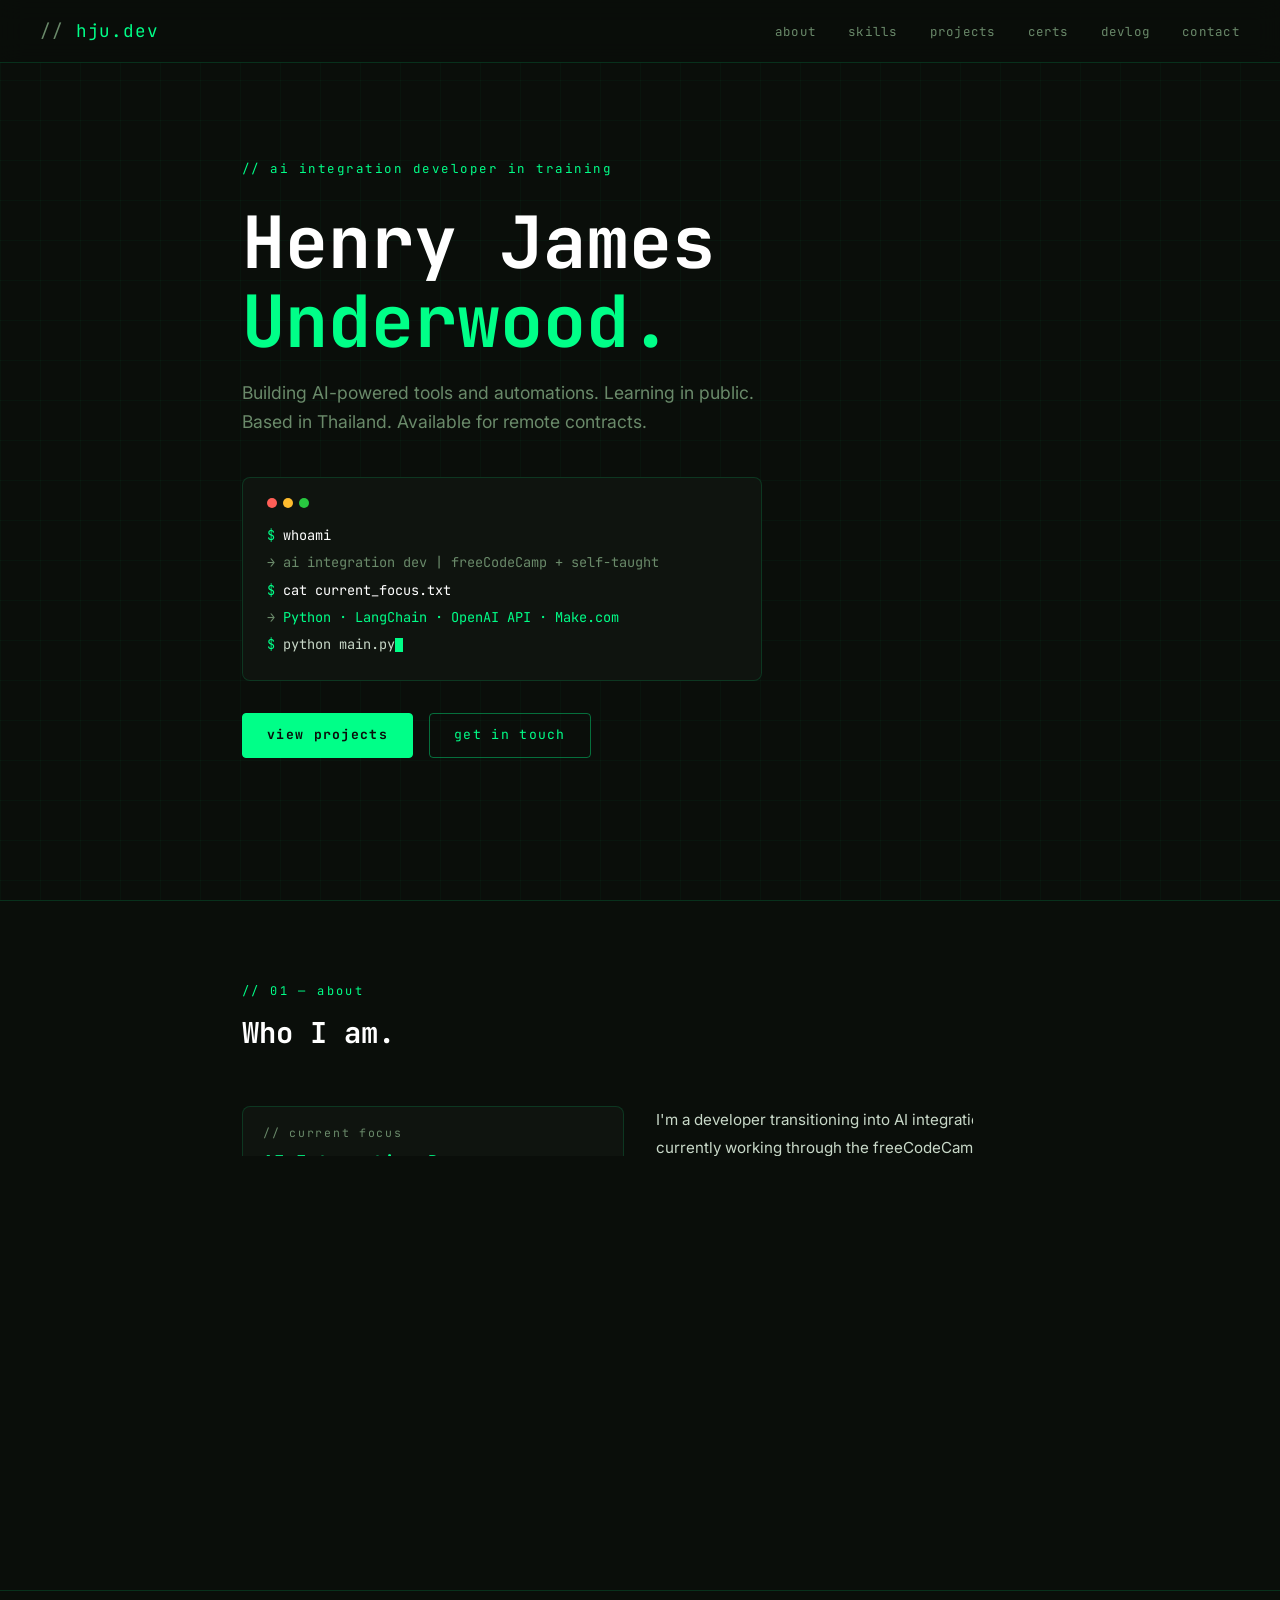
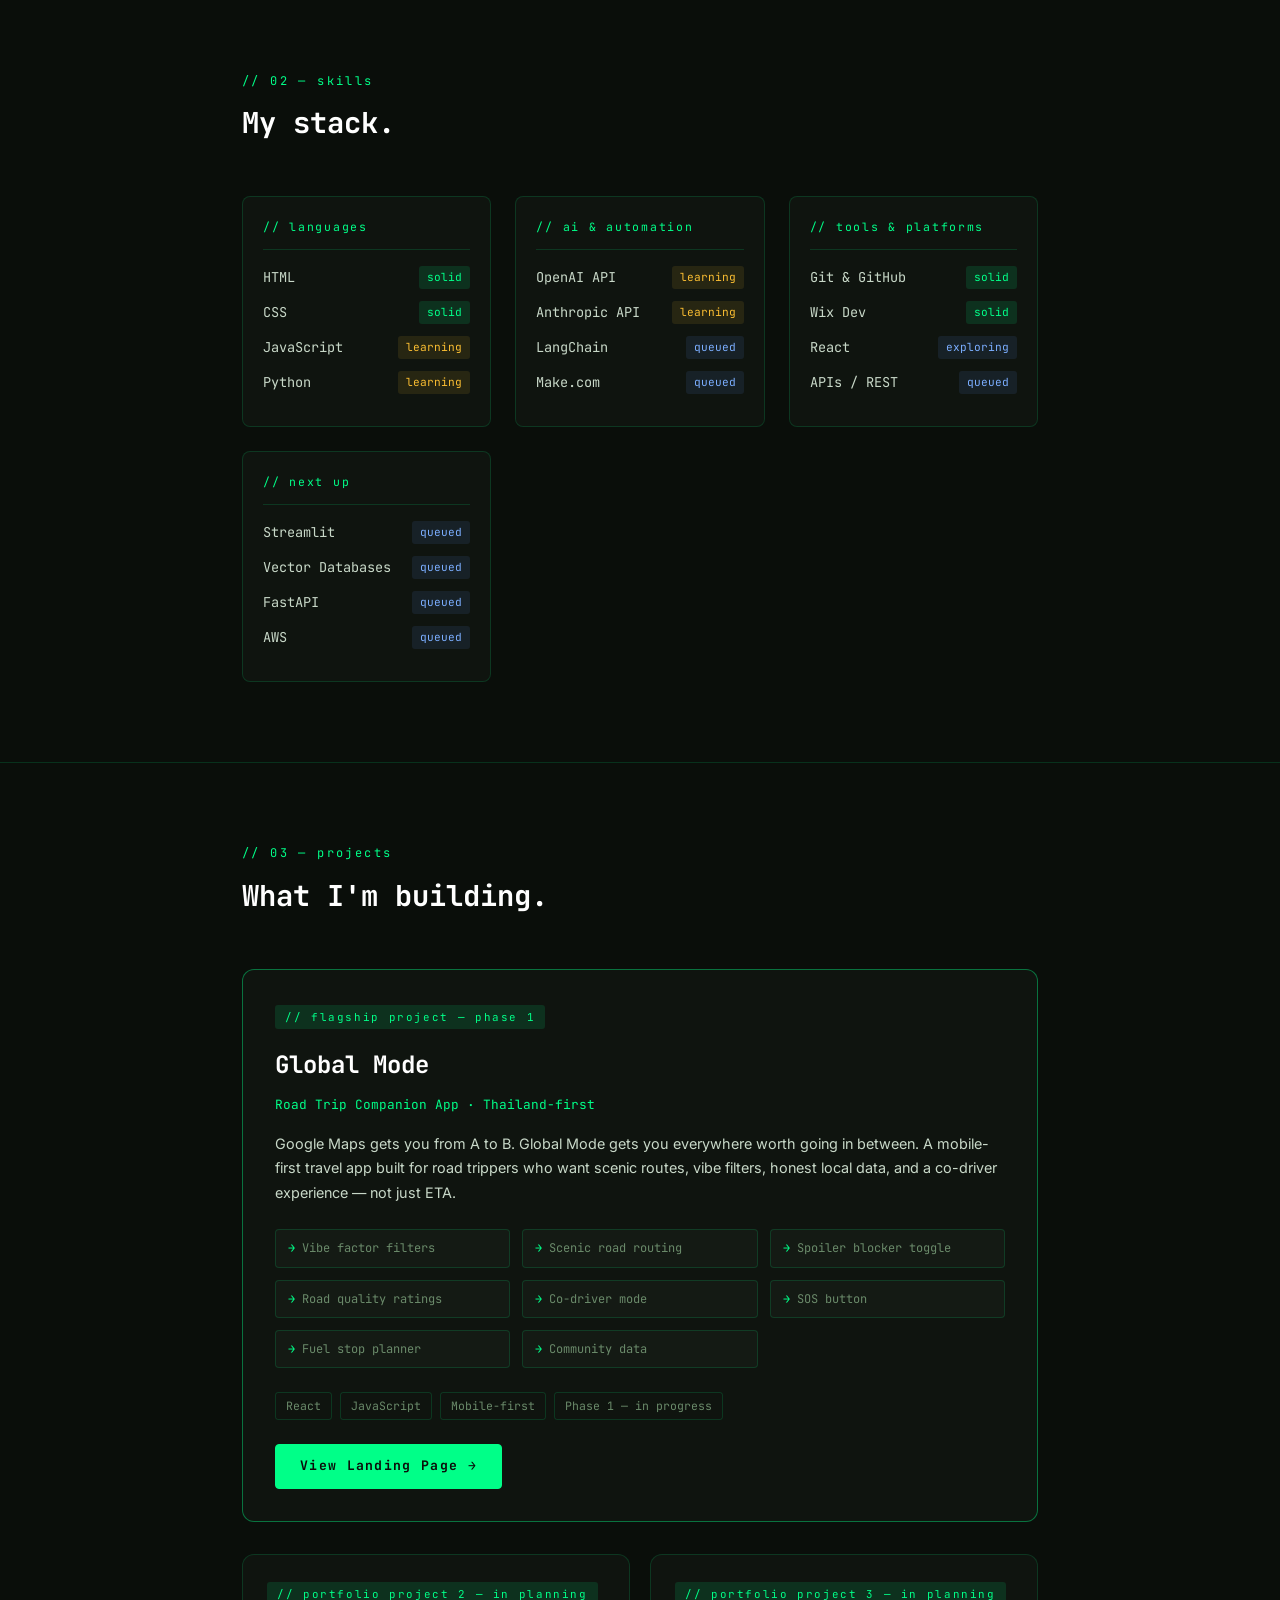
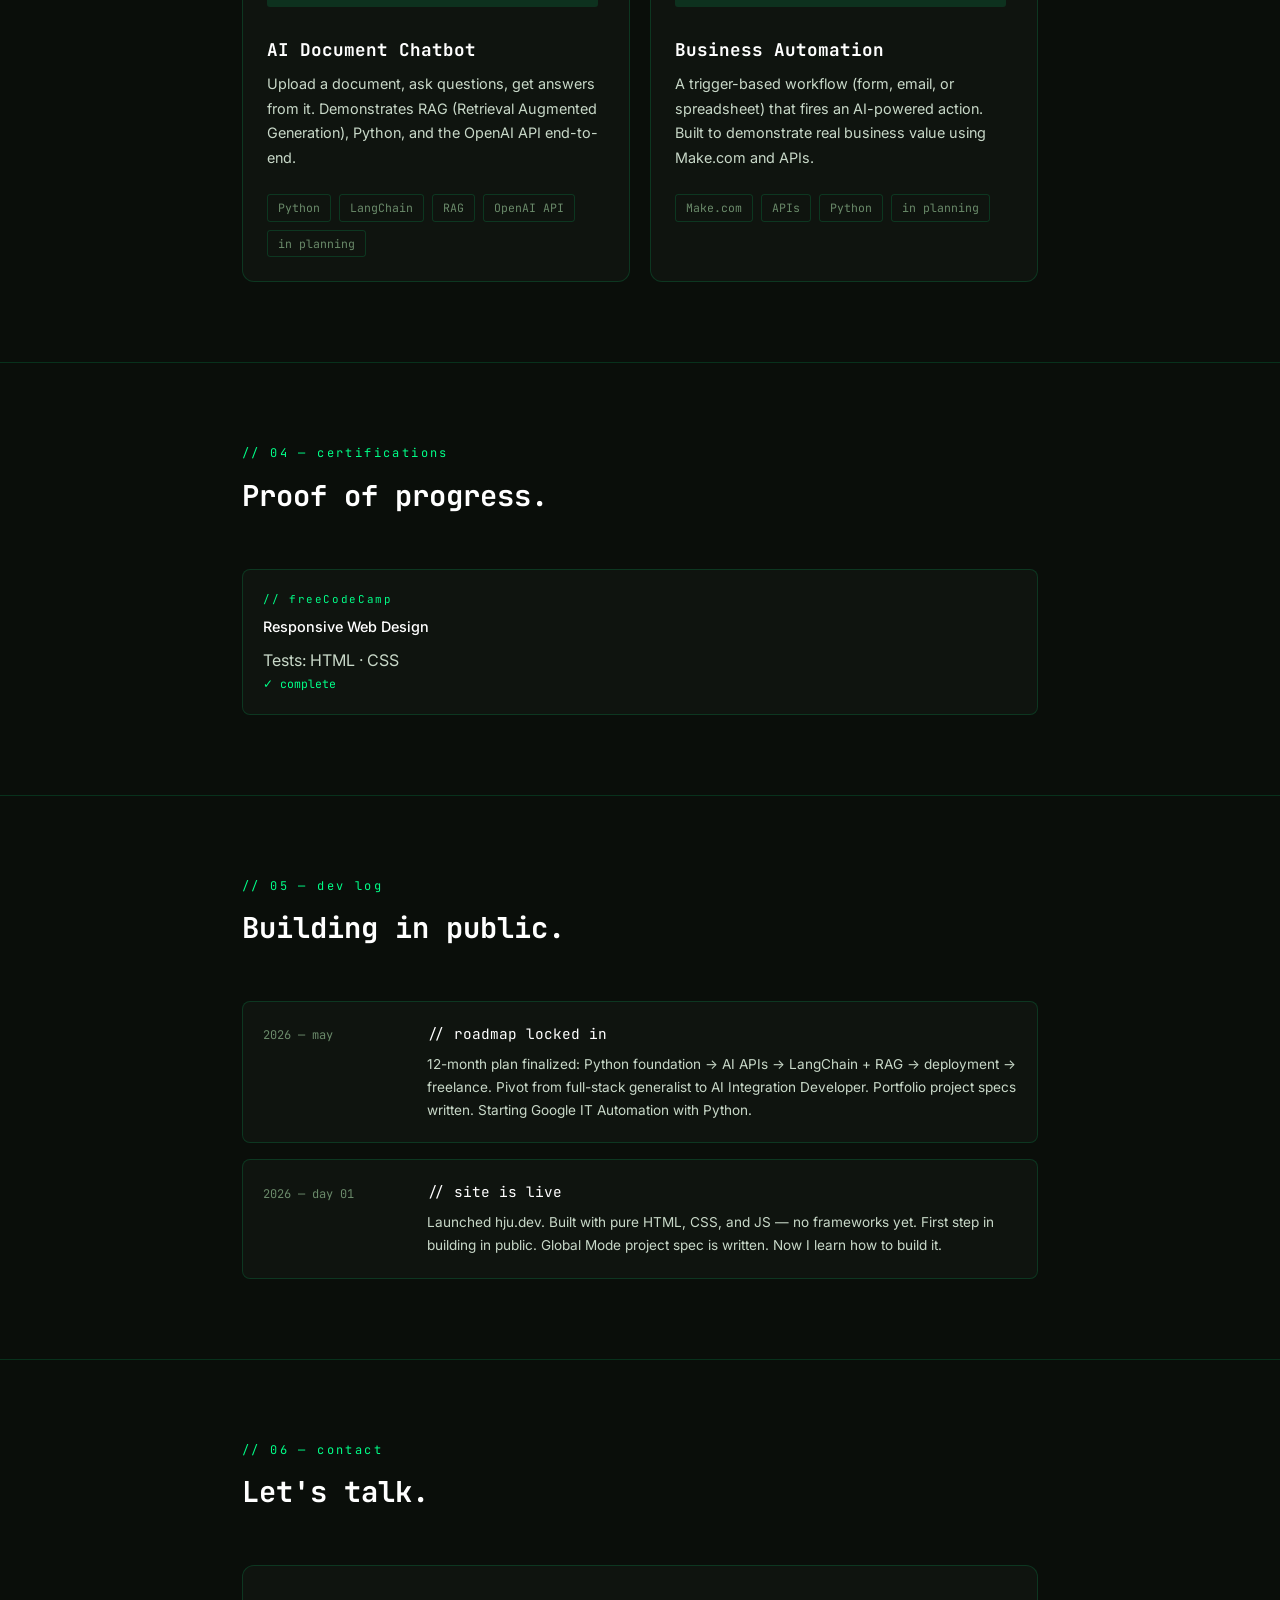
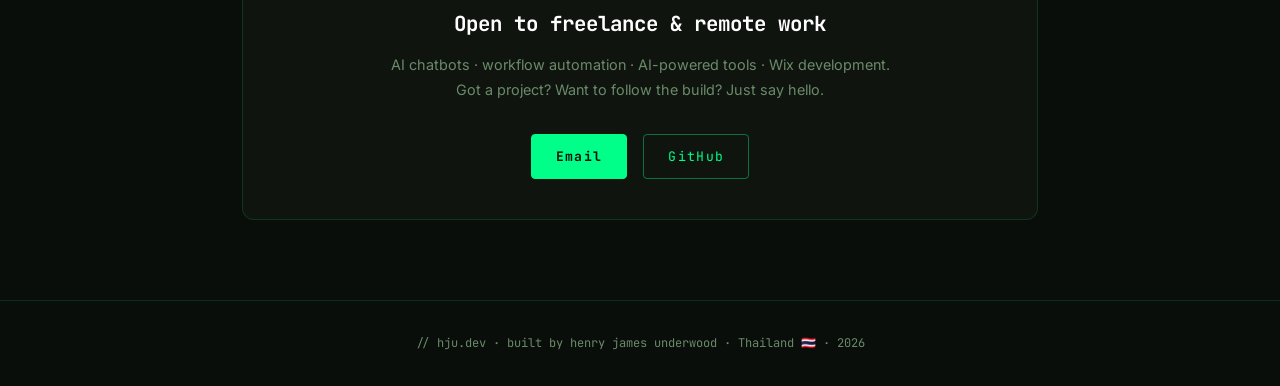
<file: index.html>
<!DOCTYPE html>
<html lang="en">
<head>
  <meta charset="UTF-8">
  <meta name="viewport" content="width=device-width, initial-scale=1.0">
  <title>hju.dev</title>
  <link href="https://fonts.googleapis.com/css2?family=JetBrains+Mono:wght@400;700&family=Inter:wght@300;400;500&display=swap" rel="stylesheet">
  <link rel="stylesheet" href="style.css">
</head>
<body>

  <nav>
    <a class="nav-logo" href="#hero"><span>//</span> hju.dev</a>
    <ul class="nav-links">
      <li><a href="#about">about</a></li>
      <li><a href="#skills">skills</a></li>
      <li><a href="#projects">projects</a></li>
      <li><a href="#certs">certs</a></li>
      <li><a href="#devlog">devlog</a></li>
      <li><a href="#contact">contact</a></li>
    </ul>
  </nav>

  <!-- HERO -->
  <section class="hero" id="hero">
    <p class="hero-label">// ai integration developer in training</p>
    <h1>Henry James<br><span class="accent">Underwood.</span></h1>
    <p class="hero-sub">
      Building AI-powered tools and automations. Learning in public.
      Based in Thailand. Available for remote contracts.
    </p>
    <div class="terminal">
      <div class="terminal-bar">
        <div class="dot dot-r"></div>
        <div class="dot dot-y"></div>
        <div class="dot dot-g"></div>
      </div>
      <div class="term-line"><span class="prompt">$ </span><span class="cmd">whoami</span></div>
      <div class="term-line"><span class="out">→ ai integration dev | freeCodeCamp + self-taught</span></div>
      <div class="term-line"><span class="prompt">$ </span><span class="cmd">cat current_focus.txt</span></div>
      <div class="term-line"><span class="out">→ <span class="hi">Python · LangChain · OpenAI API · Make.com</span></span></div>
      <div class="term-line"><span class="prompt">$ </span><span id="typing-cmd"></span><span id="cursor"></span></div>
    </div>
    <div class="hero-cta">
      <a class="btn btn-primary" href="#projects">view projects</a>
      <a class="btn btn-ghost" href="#contact">get in touch</a>
    </div>
  </section>

  <hr class="divider">

<!-- ABOUT -->
<section id="about" class="fade-in">
 <div class="section-header">
   <span class="section-tag">// 01 — about</span>
   <h2 class="section-title">Who I am.</h2>
 </div>
 <div class="about-grid">
   <div class="about-stats">
     <div class="stat-card">
       <div class="stat-label">// current focus</div>
       <div class="stat-value">AI Integration Dev</div>
     </div>
     <div class="stat-card">
       <div class="stat-label">// curriculum</div>
       <div class="stat-value">freeCodeCamp</div>
     </div>
     <div class="stat-card">
       <div class="stat-label">// based in</div>
       <div class="stat-value">Thailand 🇹🇭</div>
     </div>
     <div class="stat-card">
       <div class="stat-label">// status</div>
       <div class="stat-value open">open to work</div>
     </div>
   </div>
   <div class="about-text">
     <p>I'm a developer transitioning into AI integration work, currently working through the freeCodeCamp full-stack curriculum alongside hands-on AI tooling. Based in Thailand. Available for remote contracts.</p>
     <p>I believe in learning in public, so this site grows with me. No fake seniority, no inflated experience — just consistent daily progress and real projects built from scratch.</p>
     <p>My edge: native English speaker in a non-English market, real freelance project experience in Wix development, and a cost structure that lets me take on entry-level contracts without needing senior rates to survive.</p>
   </div>
 </div>
</section>

<hr class="divider">

  <!-- SKILLS -->
  <section id="skills" class="fade-in">
    <div class="section-header">
      <span class="section-tag">// 02 — skills</span>
      <h2 class="section-title">My stack.</h2>
    </div>
    <div class="skills-grid">
      <div class="skill-group">
        <div class="skill-group-label">// languages</div>
        <div class="skill-item">
          <span class="skill-name">HTML</span>
          <span class="skill-status status-solid">solid</span>
        </div>
        <div class="skill-item">
          <span class="skill-name">CSS</span>
          <span class="skill-status status-solid">solid</span>
        </div>
        <div class="skill-item">
          <span class="skill-name">JavaScript</span>
          <span class="skill-status status-learning">learning</span>
        </div>
        <div class="skill-item">
          <span class="skill-name">Python</span>
          <span class="skill-status status-learning">learning</span>
        </div>
      </div>
      <div class="skill-group">
        <div class="skill-group-label">// ai & automation</div>
        <div class="skill-item">
          <span class="skill-name">OpenAI API</span>
          <span class="skill-status status-learning">learning</span>
        </div>
        <div class="skill-item">
          <span class="skill-name">Anthropic API</span>
          <span class="skill-status status-learning">learning</span>
        </div>
        <div class="skill-item">
          <span class="skill-name">LangChain</span>
          <span class="skill-status status-exploring">queued</span>
        </div>
        <div class="skill-item">
          <span class="skill-name">Make.com</span>
          <span class="skill-status status-exploring">queued</span>
        </div>
      </div>
      <div class="skill-group">
        <div class="skill-group-label">// tools & platforms</div>
        <div class="skill-item">
          <span class="skill-name">Git & GitHub</span>
          <span class="skill-status status-solid">solid</span>
        </div>
        <div class="skill-item">
          <span class="skill-name">Wix Dev</span>
          <span class="skill-status status-solid">solid</span>
        </div>
        <div class="skill-item">
          <span class="skill-name">React</span>
          <span class="skill-status status-exploring">exploring</span>
        </div>
        <div class="skill-item">
          <span class="skill-name">APIs / REST</span>
          <span class="skill-status status-exploring">queued</span>
        </div>
      </div>
      <div class="skill-group">
        <div class="skill-group-label">// next up</div>
        <div class="skill-item">
          <span class="skill-name">Streamlit</span>
          <span class="skill-status status-exploring">queued</span>
        </div>
        <div class="skill-item">
          <span class="skill-name">Vector Databases</span>
          <span class="skill-status status-exploring">queued</span>
        </div>
        <div class="skill-item">
          <span class="skill-name">FastAPI</span>
          <span class="skill-status status-exploring">queued</span>
        </div>
        <div class="skill-item">
          <span class="skill-name">AWS</span>
          <span class="skill-status status-exploring">queued</span>
        </div>
      </div>
    </div>
  </section>

  <hr class="divider">

  <!-- PROJECTS -->
  <section id="projects" class="fade-in">
    <div class="section-header">
      <span class="section-tag">// 03 — projects</span>
      <h2 class="section-title">What I'm building.</h2>
    </div>

    <!-- FLAGSHIP -->
    <div class="project-featured">
      <span class="project-badge">// flagship project — phase 1</span>
      <div class="project-title">Global Mode</div>
      <div class="project-subtitle">Road Trip Companion App · Thailand-first</div>
      <p class="project-desc">
        Google Maps gets you from A to B. Global Mode gets you everywhere worth going in between.
        A mobile-first travel app built for road trippers who want scenic routes, vibe filters, honest local data, and a co-driver experience — not just ETA.
      </p>
      <div class="project-features">
        <div class="feature-pill">Vibe factor filters</div>
        <div class="feature-pill">Scenic road routing</div>
        <div class="feature-pill">Spoiler blocker toggle</div>
        <div class="feature-pill">Road quality ratings</div>
        <div class="feature-pill">Co-driver mode</div>
        <div class="feature-pill">SOS button</div>
        <div class="feature-pill">Fuel stop planner</div>
        <div class="feature-pill">Community data</div>
      </div>
      <div class="project-tags">
        <span class="tag">React</span>
        <span class="tag">JavaScript</span>
        <span class="tag">Mobile-first</span>
        <span class="tag">Phase 1 — in progress</span>
      </div>
      <div class="hero-cta" style="margin-top: 1.5rem;">
        <a class="btn btn-primary" href="global-mode/" target="_blank">View Landing Page →</a>
      </div>
    </div>

    <!-- AI PROJECTS GRID -->
    <div class="projects-grid">
      <div class="project-card">
        <span class="project-badge">// portfolio project 2 — in planning</span>
        <div class="project-title-sm">AI Document Chatbot</div>
        <p class="project-desc">Upload a document, ask questions, get answers from it. Demonstrates RAG (Retrieval Augmented Generation), Python, and the OpenAI API end-to-end.</p>
        <div class="project-tags">
          <span class="tag">Python</span>
          <span class="tag">LangChain</span>
          <span class="tag">RAG</span>
          <span class="tag">OpenAI API</span>
          <span class="tag">in planning</span>
        </div>
      </div>
      <div class="project-card">
        <span class="project-badge">// portfolio project 3 — in planning</span>
        <div class="project-title-sm">Business Automation</div>
        <p class="project-desc">A trigger-based workflow (form, email, or spreadsheet) that fires an AI-powered action. Built to demonstrate real business value using Make.com and APIs.</p>
        <div class="project-tags">
          <span class="tag">Make.com</span>
          <span class="tag">APIs</span>
          <span class="tag">Python</span>
          <span class="tag">in planning</span>
        </div>
      </div>
    </div>
  </section>

  <hr class="divider">

  <!-- CERTIFICATIONS -->
  <section id="certs" class="fade-in">
    <div class="section-header">
      <span class="section-tag">// 04 — certifications</span>
      <h2 class="section-title">Proof of progress.</h2>
    </div>
    <div class="certs-grid">
      <div class="cert-card">
        <div class="cert-platform">// freeCodeCamp</div>
        <div class="cert-name">Responsive Web Design</div>
        <div class="cert-meta">Tests: HTML · CSS</div>
        <div class="cert-status complete">✓ complete</div>
      </div>
    </div>
  </section>

  <hr class="divider">

  <!-- DEVLOG -->
  <section id="devlog" class="fade-in">
    <div class="section-header">
      <span class="section-tag">// 05 — dev log</span>
      <h2 class="section-title">Building in public.</h2>
    </div>
    <div class="devlog-list">
      <div class="log-entry">
        <div class="log-date">2026 — may</div>
        <div>
          <div class="log-title">// roadmap locked in</div>
          <div class="log-body">12-month plan finalized: Python foundation → AI APIs → LangChain + RAG → deployment → freelance. Pivot from full-stack generalist to AI Integration Developer. Portfolio project specs written. Starting Google IT Automation with Python.</div>
        </div>
      </div>
      <div class="log-entry">
        <div class="log-date">2026 — day 01</div>
        <div>
          <div class="log-title">// site is live</div>
          <div class="log-body">Launched hju.dev. Built with pure HTML, CSS, and JS — no frameworks yet. First step in building in public. Global Mode project spec is written. Now I learn how to build it.</div>
        </div>
      </div>
    </div>
  </section>

  <hr class="divider">

  <!-- CONTACT -->
  <section id="contact" class="fade-in">
    <div class="section-header">
      <span class="section-tag">// 06 — contact</span>
      <h2 class="section-title">Let's talk.</h2>
    </div>
    <div class="contact-inner">
      <h3>Open to freelance & remote work</h3>
      <p>AI chatbots · workflow automation · AI-powered tools · Wix development.<br>Got a project? Want to follow the build? Just say hello.</p>
      <div class="contact-links">
        <a class="btn btn-primary" href="mailto:henryjunderwood@gmail.com">Email</a>
        <a class="btn btn-ghost" href="https://github.com/hju-dev" target="_blank">GitHub</a>
      </div>
    </div>
  </section>

  <footer>
    <p>// hju.dev · built by henry james underwood · Thailand 🇹🇭 · <span id="year"></span></p>
  </footer>

  <script src="script.js"></script>
</body>
</html>
</file>
<file: style.css>
/* ================================
   RESET & ROOT VARIABLES
   ================================ */
*, *::before, *::after {
  box-sizing: border-box;
  margin: 0;
  padding: 0;
}

:root {
  --green:        #00ff88;
  --green-dim:    #00cc6a;
  --green-glow:   rgba(0, 255, 136, 0.15);
  --bg:           #0a0e0a;
  --bg2:          #0f140f;
  --bg3:          #141a14;
  --border:       rgba(0, 255, 136, 0.15);
  --border-hover: rgba(0, 255, 136, 0.4);
  --text:         #c8d8c8;
  --text-dim:     #6a8a6a;
  --mono:         'JetBrains Mono', monospace;
  --sans:         'Inter', sans-serif;
}

/* ================================
   BASE
   ================================ */
html {
  scroll-behavior: smooth;
}

body {
  background: var(--bg);
  color: var(--text);
  font-family: var(--sans);
  font-size: 16px;
  line-height: 1.7;
  min-height: 100vh;
}

/* grid background */
body::before {
  content: '';
  position: fixed;
  inset: 0;
  background-image:
    linear-gradient(rgba(0, 255, 136, 0.03) 1px, transparent 1px),
    linear-gradient(90deg, rgba(0, 255, 136, 0.03) 1px, transparent 1px);
  background-size: 40px 40px;
  pointer-events: none;
  z-index: 0;
}

* {
  position: relative;
  z-index: 1;
}

/* ================================
   NAVIGATION
   ================================ */
nav {
  position: fixed;
  top: 0; left: 0; right: 0;
  display: flex;
  align-items: center;
  justify-content: space-between;
  padding: 1rem 2.5rem;
  background: rgba(10, 14, 10, 0.85);
  backdrop-filter: blur(12px);
  border-bottom: 1px solid var(--border);
  z-index: 100;
}

.nav-logo {
  font-family: var(--mono);
  font-size: 1.1rem;
  color: var(--green);
  text-decoration: none;
  letter-spacing: 0.05em;
}

.nav-logo span {
  color: var(--text-dim);
}

.nav-links {
  display: flex;
  gap: 2rem;
  list-style: none;
}

.nav-links a {
  font-family: var(--mono);
  font-size: 0.78rem;
  color: var(--text-dim);
  text-decoration: none;
  letter-spacing: 0.1em;
  transition: color 0.2s;
}

.nav-links a:hover {
  color: var(--green);
}

/* ================================
   SECTIONS
   ================================ */
section {
  max-width: 860px;
  margin: 0 auto;
  padding: 5rem 2rem;
}

.divider {
  border: none;
  border-top: 1px solid var(--border);
  margin: 0;
}

/* ================================
   HERO
   ================================ */
.hero {
  min-height: 100vh;
  display: flex;
  flex-direction: column;
  justify-content: center;
  padding-top: 6rem;
}

.hero-label {
  font-family: var(--mono);
  font-size: 0.78rem;
  color: var(--green);
  letter-spacing: 0.2em;
  margin-bottom: 1.5rem;
  opacity: 0;
  animation: fadeUp 0.6s 0.3s forwards;
}

.hero h1 {
  font-family: var(--mono);
  font-size: clamp(2.5rem, 6vw, 4.5rem);
  font-weight: 700;
  color: #fff;
  line-height: 1.1;
  margin-bottom: 1rem;
  opacity: 0;
  animation: fadeUp 0.6s 0.5s forwards;
}

.hero h1 .accent,
.accent {
  color: var(--green);
}

.hero-sub {
  font-size: 1.1rem;
  color: var(--text-dim);
  max-width: 520px;
  margin-bottom: 2.5rem;
  opacity: 0;
  animation: fadeUp 0.6s 0.7s forwards;
}

.hero-sub strong {
  color: var(--text);
  font-weight: 500;
}

/* ================================
   TERMINAL
   ================================ */
.terminal {
  background: var(--bg2);
  border: 1px solid var(--border);
  border-radius: 8px;
  padding: 1.25rem 1.5rem;
  font-family: var(--mono);
  font-size: 0.85rem;
  max-width: 520px;
  opacity: 0;
  animation: fadeUp 0.6s 0.9s forwards;
}

.terminal-bar {
  display: flex;
  gap: 6px;
  margin-bottom: 1rem;
}

.dot {
  width: 10px;
  height: 10px;
  border-radius: 50%;
}

.dot-r { background: #ff5f57; }
.dot-y { background: #febc2e; }
.dot-g { background: #28c840; }

.term-line {
  margin: 0.25rem 0;
}

.term-line .prompt { color: var(--green); }
.term-line .cmd    { color: #fff; }
.term-line .out    { color: var(--text-dim); }
.term-line .hi     { color: var(--green); }

#cursor {
  display: inline-block;
  width: 8px;
  height: 14px;
  background: var(--green);
  vertical-align: middle;
  animation: blink 1s step-end infinite;
}

/* ================================
   BUTTONS
   ================================ */
.hero-cta {
  display: flex;
  gap: 1rem;
  margin-top: 2rem;
  opacity: 0;
  animation: fadeUp 0.6s 1.1s forwards;
}

.btn {
  font-family: var(--mono);
  font-size: 0.82rem;
  letter-spacing: 0.1em;
  padding: 0.65rem 1.5rem;
  border-radius: 4px;
  cursor: pointer;
  text-decoration: none;
  transition: all 0.2s;
}

.btn-primary {
  background: var(--green);
  color: #0a0e0a;
  border: 1px solid var(--green);
  font-weight: 700;
}

.btn-primary:hover {
  background: var(--green-dim);
  border-color: var(--green-dim);
}

.btn-ghost {
  background: transparent;
  color: var(--green);
  border: 1px solid var(--border-hover);
}

.btn-ghost:hover {
  border-color: var(--green);
  background: var(--green-glow);
}

/* ================================
   SECTION HEADERS
   ================================ */
.section-header {
  margin-bottom: 3rem;
}

.section-tag {
  font-family: var(--mono);
  font-size: 0.75rem;
  color: var(--green);
  letter-spacing: 0.2em;
  display: block;
  margin-bottom: 0.5rem;
}

.section-title {
  font-family: var(--mono);
  font-size: 1.8rem;
  font-weight: 700;
  color: #fff;
}

/* ================================
   ABOUT
   ================================ */
.about-grid {
  display: grid;
  grid-template-columns: 1fr 1fr;
  gap: 2rem;
}

.about-text {
  font-size: 0.95rem;
  color: var(--text);
  line-height: 1.8;
}

.about-text p {
  margin-bottom: 1rem;
}

.about-stats {
  display: flex;
  flex-direction: column;
  gap: 1rem;
}

.stat-card {
  background: var(--bg2);
  border: 1px solid var(--border);
  border-radius: 8px;
  padding: 1rem 1.25rem;
  transition: border-color 0.2s;
}

.stat-card:hover {
  border-color: var(--border-hover);
}

.stat-label {
  font-family: var(--mono);
  font-size: 0.72rem;
  color: var(--text-dim);
  letter-spacing: 0.15em;
  margin-bottom: 0.25rem;
}

.stat-value {
  font-family: var(--mono);
  font-size: 1.1rem;
  color: var(--green);
  font-weight: 700;
}

.stat-value.open {
  color: #fbbe32;
}

/* ================================
   SKILLS
   ================================ */
.skills-grid {
  display: grid;
  grid-template-columns: repeat(auto-fit, minmax(220px, 1fr));
  gap: 1.5rem;
}

.skill-group {
  background: var(--bg2);
  border: 1px solid var(--border);
  border-radius: 8px;
  padding: 1.25rem;
  transition: border-color 0.2s;
}

.skill-group:hover {
  border-color: var(--border-hover);
}

.skill-group-label {
  font-family: var(--mono);
  font-size: 0.72rem;
  color: var(--green);
  letter-spacing: 0.15em;
  margin-bottom: 1rem;
  padding-bottom: 0.75rem;
  border-bottom: 1px solid var(--border);
}

.skill-item {
  display: flex;
  align-items: center;
  justify-content: space-between;
  margin-bottom: 0.75rem;
}

.skill-name {
  font-family: var(--mono);
  font-size: 0.85rem;
  color: var(--text);
}

.skill-status {
  font-family: var(--mono);
  font-size: 0.7rem;
  padding: 2px 8px;
  border-radius: 3px;
}

.status-solid    { background: rgba(0, 255, 136, 0.12); color: var(--green); }
.status-learning { background: rgba(255, 190, 50, 0.10); color: #fbbe32; }
.status-exploring{ background: rgba(100, 150, 255, 0.10); color: #7baeff; }

/* ================================
   PROJECTS
   ================================ */
.project-featured {
  background: var(--bg2);
  border: 1px solid var(--border-hover);
  border-radius: 12px;
  padding: 2rem;
  margin-bottom: 2rem;
  transition: border-color 0.2s;
}

.project-featured:hover {
  border-color: var(--green);
}

.project-badge {
  display: inline-block;
  font-family: var(--mono);
  font-size: 0.68rem;
  letter-spacing: 0.15em;
  padding: 3px 10px;
  border-radius: 3px;
  background: rgba(0, 255, 136, 0.12);
  color: var(--green);
  margin-bottom: 1rem;
}

.project-title {
  font-family: var(--mono);
  font-size: 1.5rem;
  font-weight: 700;
  color: #fff;
  margin-bottom: 0.5rem;
}

.project-subtitle {
  font-family: var(--mono);
  font-size: 0.8rem;
  color: var(--green);
  margin-bottom: 1rem;
}

.project-desc {
  font-size: 0.9rem;
  color: var(--text);
  margin-bottom: 1.5rem;
  line-height: 1.7;
}

.project-features {
  display: grid;
  grid-template-columns: repeat(auto-fit, minmax(180px, 1fr));
  gap: 0.75rem;
  margin-bottom: 1.5rem;
}

.feature-pill {
  background: var(--bg3);
  border: 1px solid var(--border);
  border-radius: 4px;
  padding: 0.5rem 0.75rem;
  font-family: var(--mono);
  font-size: 0.75rem;
  color: var(--text-dim);
}

.feature-pill::before {
  content: '→ ';
  color: var(--green);
}

.project-tags {
  display: flex;
  gap: 0.5rem;
  flex-wrap: wrap;
}

.tag {
  font-family: var(--mono);
  font-size: 0.72rem;
  padding: 3px 10px;
  border: 1px solid var(--border);
  border-radius: 3px;
  color: var(--text-dim);
}

/* ================================
   PROJECT CARDS GRID (new)
   ================================ */
.projects-grid {
  display: grid;
  grid-template-columns: repeat(auto-fit, minmax(340px, 1fr));
  gap: 1.25rem;
}

.project-card {
  background: var(--bg2);
  border: 1px solid var(--border);
  border-radius: 12px;
  padding: 1.5rem;
  transition: border-color 0.2s;
}

.project-card:hover {
  border-color: var(--border-hover);
}

.project-title-sm {
  font-family: var(--mono);
  font-size: 1.1rem;
  font-weight: 700;
  color: #fff;
  margin: 0.75rem 0 0.5rem;
}

/* ================================
   CERTIFICATIONS
   ================================ */
.certs-grid {
  display: grid;
  grid-template-columns: repeat(auto-fit, minmax(240px, 1fr));
  gap: 1.25rem;
}

.cert-card {
  background: var(--bg2);
  border: 1px solid var(--border);
  border-radius: 8px;
  padding: 1.25rem;
  transition: border-color 0.2s;
}

.cert-card:hover {
  border-color: var(--border-hover);
}

.cert-platform {
  font-family: var(--mono);
  font-size: 0.68rem;
  color: var(--green);
  letter-spacing: 0.15em;
  margin-bottom: 0.4rem;
}

.cert-name {
  font-size: 0.9rem;
  color: #fff;
  font-weight: 500;
  margin-bottom: 0.5rem;
}

.cert-status {
  font-family: var(--mono);
  font-size: 0.72rem;
}

.complete    { color: var(--green); }
.in-progress { color: #fbbe32; }
.queued      { color: var(--text-dim); }

/* ================================
   DEV LOG
   ================================ */
.devlog-list {
  display: flex;
  flex-direction: column;
  gap: 1rem;
}

.log-entry {
  display: grid;
  grid-template-columns: 140px 1fr;
  gap: 1.5rem;
  padding: 1.25rem;
  background: var(--bg2);
  border: 1px solid var(--border);
  border-radius: 8px;
  transition: border-color 0.2s;
}

.log-entry:hover {
  border-color: var(--border-hover);
}

.log-date {
  font-family: var(--mono);
  font-size: 0.75rem;
  color: var(--text-dim);
  padding-top: 0.2rem;
}

.log-title {
  font-family: var(--mono);
  font-size: 0.9rem;
  color: #fff;
  margin-bottom: 0.4rem;
}

.log-body {
  font-size: 0.85rem;
  color: var(--text);
}

/* ================================
   CONTACT
   ================================ */
.contact-inner {
  background: var(--bg2);
  border: 1px solid var(--border);
  border-radius: 12px;
  padding: 2.5rem;
  text-align: center;
}

.contact-inner h3 {
  font-family: var(--mono);
  font-size: 1.3rem;
  color: #fff;
  margin-bottom: 0.75rem;
}

.contact-inner p {
  color: var(--text-dim);
  font-size: 0.9rem;
  margin-bottom: 2rem;
}

.contact-links {
  display: flex;
  justify-content: center;
  gap: 1rem;
  flex-wrap: wrap;
}

/* ================================
   FOOTER
   ================================ */
footer {
  text-align: center;
  padding: 2rem;
  font-family: var(--mono);
  font-size: 0.75rem;
  color: var(--text-dim);
  border-top: 1px solid var(--border);
}

/* ================================
   ANIMATIONS
   ================================ */
@keyframes fadeUp {
  from { opacity: 0; transform: translateY(20px); }
  to   { opacity: 1; transform: translateY(0); }
}

@keyframes blink {
  0%, 100% { opacity: 1; }
  50%       { opacity: 0; }
}

.fade-in {
  opacity: 0;
  transform: translateY(16px);
  transition: opacity 0.6s ease, transform 0.6s ease;
}

.fade-in.visible {
  opacity: 1;
  transform: translateY(0);
}
</file>
